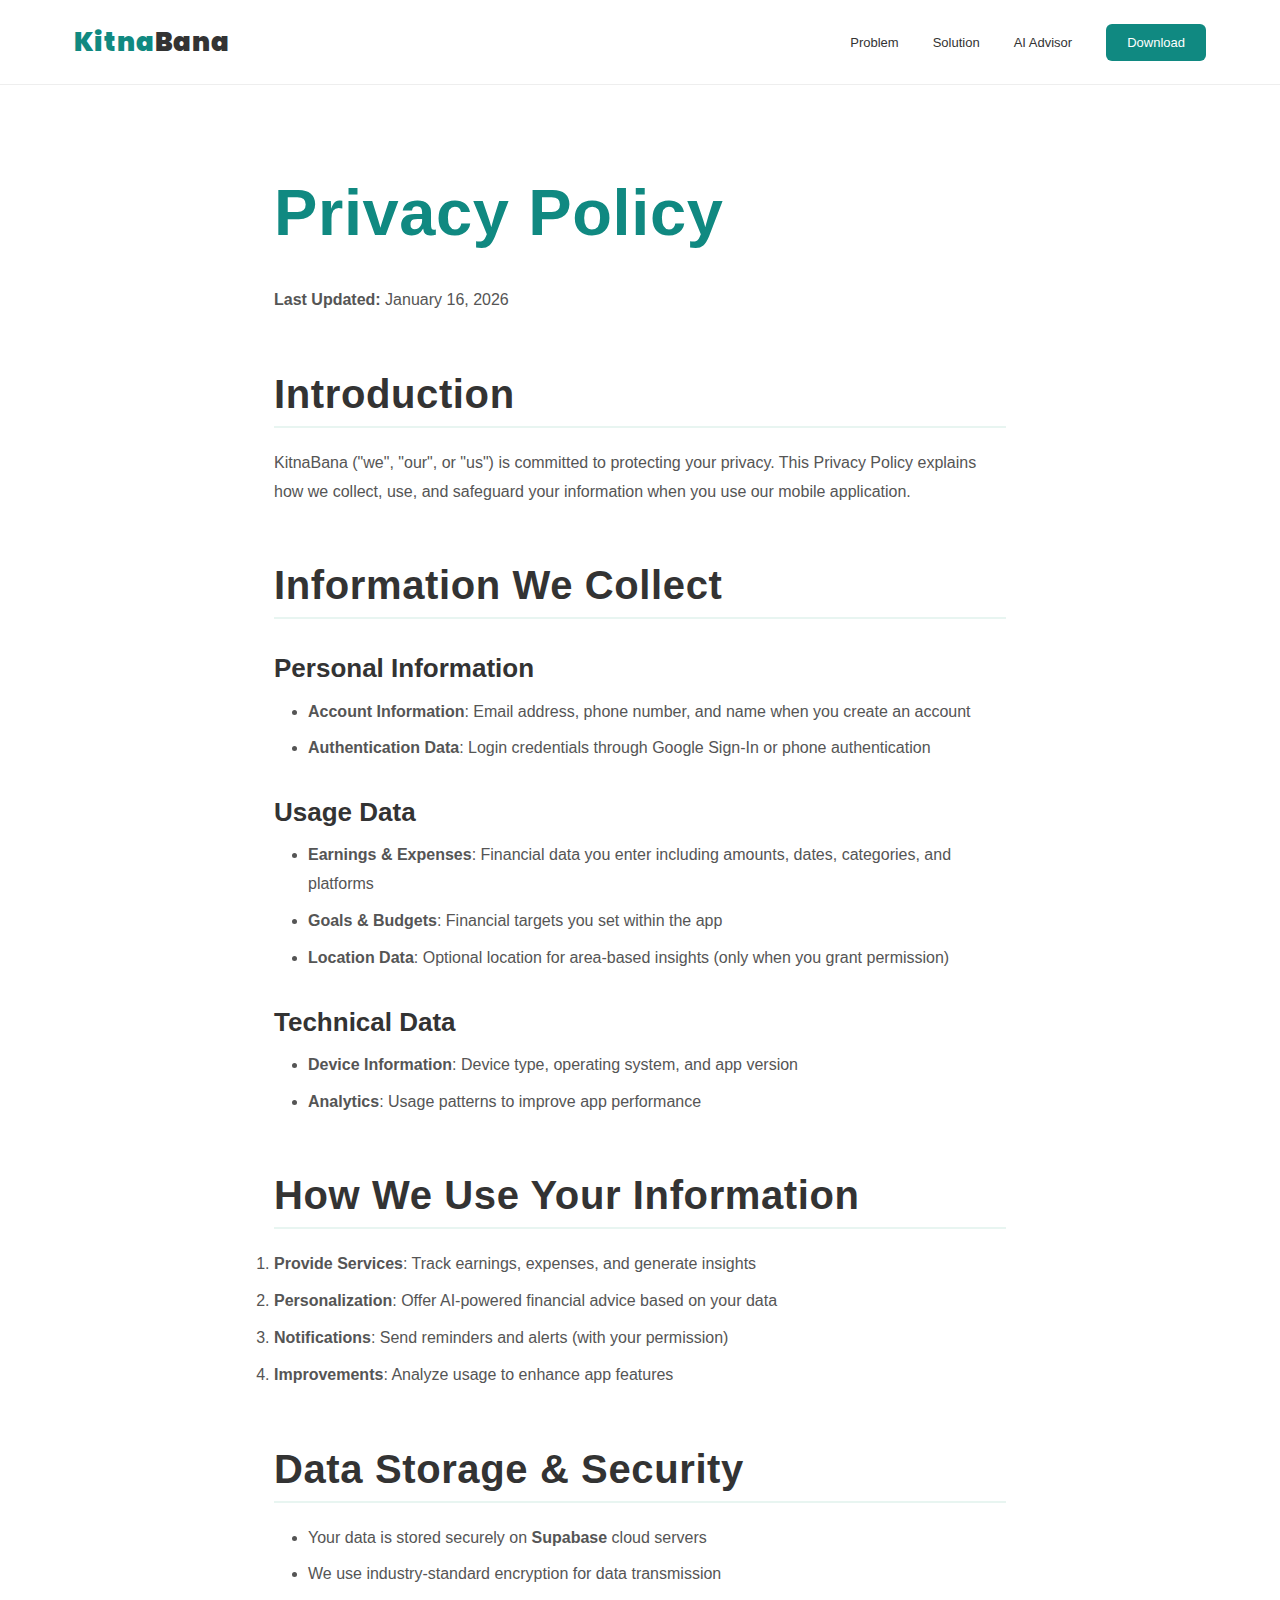
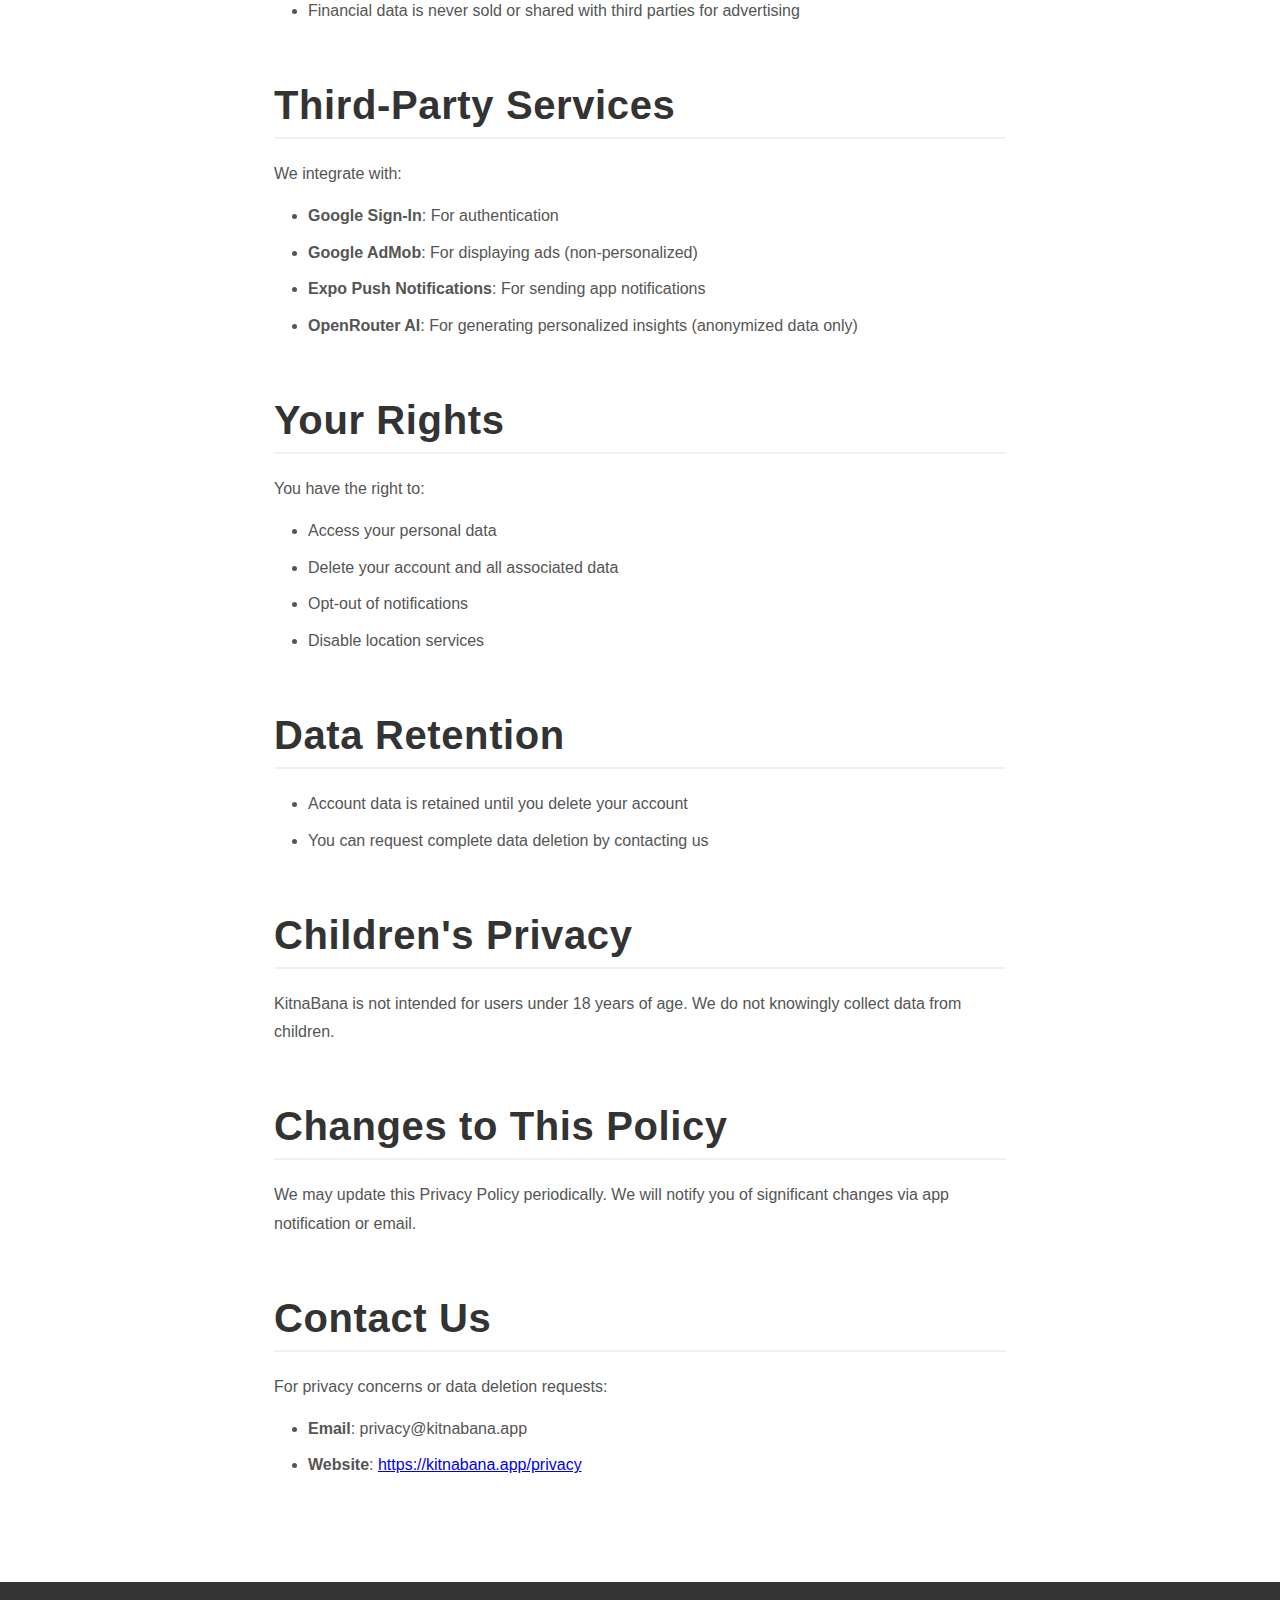
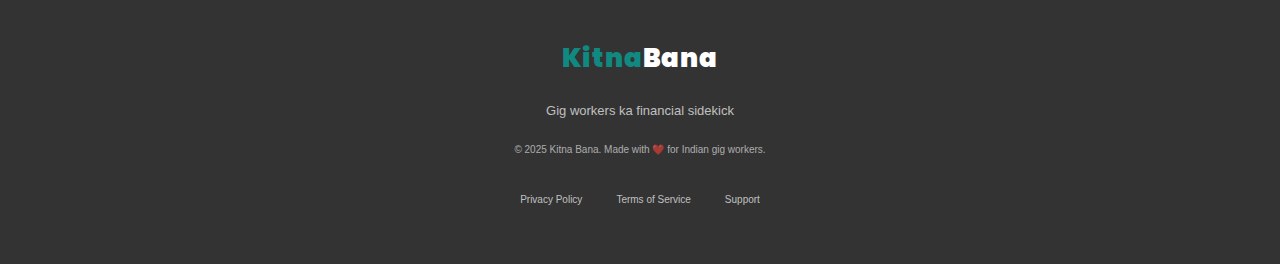
<file: privacy.html>
<!DOCTYPE html>
<html lang="en">
<head>
    <meta charset="UTF-8" />
    <meta name="viewport" content="width=device-width, initial-scale=1.0" />
    <title>Privacy Policy - Kitna Bana</title>

    <link rel="stylesheet" href="styles.css" />

    <!-- Google Fonts: Poppins -->
    <link rel="preconnect" href="https://fonts.googleapis.com" />
    <link rel="preconnect" href="https://fonts.gstatic.com" crossorigin />
    <link
        href="https://fonts.googleapis.com/css2?family=Poppins:wght@400;500;600;700;800;900&display=swap"
        rel="stylesheet"
    />
    
    <style>
        .privacy-content {
            max-width: 800px;
            margin: 0 auto;
            padding: var(--space-2xl) var(--space-lg);
        }
        .privacy-content h1 {
            color: var(--primary-green);
            margin-bottom: var(--space-lg);
        }
        .privacy-content h2 {
            margin-top: var(--space-xl);
            margin-bottom: var(--space-md);
            color: var(--dark-gray);
            border-bottom: 2px solid var(--light-mint);
            padding-bottom: var(--space-xs);
        }
        .privacy-content h3 {
            margin-top: var(--space-lg);
            margin-bottom: var(--space-sm);
            color: var(--dark-gray);
        }
        .privacy-content p, .privacy-content ul, .privacy-content li {
            color: #555;
            line-height: 1.8;
            margin-bottom: var(--space-sm);
        }
        .privacy-content ul {
            padding-left: var(--space-lg);
        }
        .privacy-content li {
            margin-bottom: var(--space-xs);
        }
    </style>
</head>
<body>
    <!-- Header -->
    <header class="header">
        <div class="header-container">
            <a href="index.html" class="logo">
                <div class="logo-text">
                    <span class="logo-kitna">Kitna</span><span class="logo-bana">Bana</span>
                </div>
            </a>
            <nav class="nav-links">
                <a href="index.html#problem" class="nav-link">Problem</a>
                <a href="index.html#solution" class="nav-link">Solution</a>
                <a href="index.html#ai-advisor" class="nav-link">AI Advisor</a>
                <a href="index.html#download" class="nav-link cta-link">Download</a>
            </nav>
        </div>
    </header>

    <!-- Main Content -->
    <main class="privacy-content">
        <h1>Privacy Policy</h1>
        <p><strong>Last Updated:</strong> January 16, 2026</p>

        <h2>Introduction</h2>
        <p>KitnaBana ("we", "our", or "us") is committed to protecting your privacy. This Privacy Policy explains how we collect, use, and safeguard your information when you use our mobile application.</p>

        <h2>Information We Collect</h2>

        <h3>Personal Information</h3>
        <ul>
            <li><strong>Account Information</strong>: Email address, phone number, and name when you create an account</li>
            <li><strong>Authentication Data</strong>: Login credentials through Google Sign-In or phone authentication</li>
        </ul>

        <h3>Usage Data</h3>
        <ul>
            <li><strong>Earnings & Expenses</strong>: Financial data you enter including amounts, dates, categories, and platforms</li>
            <li><strong>Goals & Budgets</strong>: Financial targets you set within the app</li>
            <li><strong>Location Data</strong>: Optional location for area-based insights (only when you grant permission)</li>
        </ul>

        <h3>Technical Data</h3>
        <ul>
            <li><strong>Device Information</strong>: Device type, operating system, and app version</li>
            <li><strong>Analytics</strong>: Usage patterns to improve app performance</li>
        </ul>

        <h2>How We Use Your Information</h2>
        <ol>
            <li><strong>Provide Services</strong>: Track earnings, expenses, and generate insights</li>
            <li><strong>Personalization</strong>: Offer AI-powered financial advice based on your data</li>
            <li><strong>Notifications</strong>: Send reminders and alerts (with your permission)</li>
            <li><strong>Improvements</strong>: Analyze usage to enhance app features</li>
        </ol>

        <h2>Data Storage & Security</h2>
        <ul>
            <li>Your data is stored securely on <strong>Supabase</strong> cloud servers</li>
            <li>We use industry-standard encryption for data transmission</li>
            <li>Financial data is never sold or shared with third parties for advertising</li>
        </ul>

        <h2>Third-Party Services</h2>
        <p>We integrate with:</p>
        <ul>
            <li><strong>Google Sign-In</strong>: For authentication</li>
            <li><strong>Google AdMob</strong>: For displaying ads (non-personalized)</li>
            <li><strong>Expo Push Notifications</strong>: For sending app notifications</li>
            <li><strong>OpenRouter AI</strong>: For generating personalized insights (anonymized data only)</li>
        </ul>

        <h2>Your Rights</h2>
        <p>You have the right to:</p>
        <ul>
            <li>Access your personal data</li>
            <li>Delete your account and all associated data</li>
            <li>Opt-out of notifications</li>
            <li>Disable location services</li>
        </ul>

        <h2>Data Retention</h2>
        <ul>
            <li>Account data is retained until you delete your account</li>
            <li>You can request complete data deletion by contacting us</li>
        </ul>

        <h2>Children's Privacy</h2>
        <p>KitnaBana is not intended for users under 18 years of age. We do not knowingly collect data from children.</p>

        <h2>Changes to This Policy</h2>
        <p>We may update this Privacy Policy periodically. We will notify you of significant changes via app notification or email.</p>

        <h2>Contact Us</h2>
        <p>For privacy concerns or data deletion requests:</p>
        <ul>
            <li><strong>Email</strong>: privacy@kitnabana.app</li>
            <li><strong>Website</strong>: <a href="https://kitnabana.app/privacy">https://kitnabana.app/privacy</a></li>
        </ul>
    </main>

    <!-- Footer -->
    <footer class="footer">
        <div class="footer-content">
            <div class="footer-logo">
                <div class="logo-text">
                    <span class="logo-kitna">Kitna</span><span class="logo-bana">Bana</span>
                </div>
            </div>
            <p class="footer-tagline">Gig workers ka financial sidekick</p>
            <p class="footer-copyright">© 2025 Kitna Bana. Made with ❤️ for Indian gig workers.</p>
            <div class="footer-links">
                <a href="privacy.html">Privacy Policy</a>
                <a href="#">Terms of Service</a>
                <a href="#">Support</a>
            </div>
        </div>
    </footer>
</body>
</html>
</file>
<file: styles.css>
/* ============================================
   KITNA BANA - GOLDEN RATIO DESIGN SYSTEM
   ============================================ */

/* Golden Ratio: 1.618 */
:root {
    /* Colors */
    --primary-green: #108981;
    --accent-red: #F44336;
    --light-mint: #E8F5F1;
    --white: #FFFFFF;
    --dark-gray: #333333;
    --light-gray: #F5F5F5;
    --border-gray: #EEEEEE;
    
    /* Typography Scale (Golden Ratio) */
    --text-xs: 10px;
    --text-sm: 13px;
    --text-base: 16px;
    --text-lg: 26px;
    --text-xl: 40px;
    --text-2xl: 65px;
    
    /* Spacing Scale (Golden Ratio) */
    --space-xs: 8px;
    --space-sm: 13px;
    --space-md: 21px;
    --space-lg: 34px;
    --space-xl: 55px;
    --space-2xl: 89px;
    
    /* Line Heights */
    --lh-tight: 1.2;
    --lh-normal: 1.618;
    --lh-relaxed: 1.8;
    
    /* Letter Spacing */
    --ls-normal: 0px;
    --ls-wide: 0.618px;
}

/* ============================================
   GLOBAL STYLES
   ============================================ */

* {
    margin: 0;
    padding: 0;
    box-sizing: border-box;
}

html {
    scroll-behavior: smooth;
}

body {
    font-family: -apple-system, BlinkMacSystemFont, 'Segoe UI', 'Roboto', 'Oxygen', 'Ubuntu', 'Cantarell', sans-serif;
    font-size: var(--text-base);
    line-height: var(--lh-normal);
    color: var(--dark-gray);
    background-color: var(--white);
    overflow-x: hidden;
}

/* ============================================
   TYPOGRAPHY
   ============================================ */

h1 {
    font-size: var(--text-2xl);
    line-height: var(--lh-tight);
    font-weight: 700;
    letter-spacing: var(--ls-wide);
    margin-bottom: var(--space-lg);
}

h2 {
    font-size: var(--text-xl);
    line-height: var(--lh-tight);
    font-weight: 700;
    letter-spacing: var(--ls-wide);
    margin-bottom: var(--space-md);
}

h3 {
    font-size: var(--text-lg);
    line-height: var(--lh-tight);
    font-weight: 600;
    margin-bottom: var(--space-sm);
}

h4 {
    font-size: var(--text-base);
    font-weight: 600;
    margin-bottom: var(--space-xs);
}

p {
    margin-bottom: var(--space-md);
    line-height: var(--lh-normal);
}

/* ============================================
   HEADER & NAVIGATION
   ============================================ */

.header {
    position: sticky;
    top: 0;
    z-index: 1000;
    background-color: var(--white);
    border-bottom: 1px solid var(--border-gray);
    padding: var(--space-md) 0;
    transition: box-shadow 0.3s ease;
}

.header-container {
    max-width: 1200px;
    margin: 0 auto;
    padding: 0 var(--space-lg);
    display: flex;
    justify-content: space-between;
    align-items: center;
}

.logo {
    display: flex;
    align-items: center;
    gap: var(--space-sm);
    text-decoration: none;
    font-size: var(--text-lg);
    font-weight: 700;
    color: var(--dark-gray);
}

.logo-icon {
    width: 120px;
    height: 40px;
    display: flex;
    align-items: center;
    justify-content: center;
}

.logo-text {
    font-family: 'Poppins', sans-serif;
    font-size: var(--text-lg);
    font-weight: 900;
    letter-spacing: 1px;
}

.logo-kitna {
    color: var(--primary-green);
}

.logo-bana {
    color: var(--dark-gray);
}

.nav-links {
    display: flex;
    gap: var(--space-lg);
    align-items: center;
}

.nav-link {
    text-decoration: none;
    color: var(--dark-gray);
    font-weight: 500;
    transition: color 0.3s ease;
    font-size: var(--text-sm);
}

.nav-link:hover {
    color: var(--primary-green);
}

.nav-link.cta-link {
    background-color: var(--primary-green);
    color: var(--white);
    padding: var(--space-xs) var(--space-md);
    border-radius: 6px;
    transition: background-color 0.3s ease, transform 0.2s ease;
}

.nav-link.cta-link:hover {
    background-color: #156B54;
    transform: translateY(-2px);
}

/* ============================================
   BUTTONS
   ============================================ */

.btn {
    padding: var(--space-sm) var(--space-lg);
    border: none;
    border-radius: 8px;
    font-size: var(--text-base);
    font-weight: 600;
    cursor: pointer;
    transition: all 0.3s ease;
    display: inline-flex;
    align-items: center;
    gap: var(--space-xs);
    min-height: 44px;
}

.btn-primary {
    background-color: var(--primary-green);
    color: var(--white);
}

.btn-primary:hover {
    background-color: #156B54;
    transform: translateY(-2px);
    box-shadow: 0 8px 16px rgba(27, 139, 111, 0.2);
    animation: shake 0.5s;
}

@keyframes shake {
    0% { transform: translate(1px, 1px) rotate(0deg); }
    10% { transform: translate(-1px, -2px) rotate(-1deg); }
    20% { transform: translate(-3px, 0px) rotate(1deg); }
    30% { transform: translate(3px, 2px) rotate(0deg); }
    40% { transform: translate(1px, -1px) rotate(1deg); }
    50% { transform: translate(-1px, 2px) rotate(-1deg); }
    60% { transform: translate(-3px, 1px) rotate(0deg); }
    70% { transform: translate(3px, 1px) rotate(-1deg); }
    80% { transform: translate(-1px, -1px) rotate(1deg); }
    90% { transform: translate(1px, 2px) rotate(0deg); }
    100% { transform: translate(1px, -2px) rotate(-1deg); }
}

.btn-primary:active {
    transform: translateY(0);
}

/* ============================================
   HERO SECTION
   ============================================ */

.hero {
    background: linear-gradient(135deg, var(--light-mint) 0%, #D4F1E8 100%);
    padding: var(--space-2xl) var(--space-lg);
    display: grid;
    grid-template-columns: 1fr 1fr;
    gap: var(--space-2xl);
    align-items: center;
    max-width: 1200px;
    margin: 0 auto;
}

.hero-content {
    display: flex;
    flex-direction: column;
    gap: var(--space-lg);
}

.stats-badge {
    display: inline-flex;
    align-items: center;
    gap: var(--space-sm);
    background-color: var(--white);
    padding: var(--space-sm) var(--space-md);
    border-radius: 24px;
    width: fit-content;
    box-shadow: 0 2px 8px rgba(0, 0, 0, 0.08);
}

.badge-icon {
    font-size: var(--text-lg);
}

.badge-text {
    font-size: var(--text-sm);
    font-weight: 600;
    color: var(--primary-green);
}

.hero-title {
    font-size: var(--text-2xl);
    line-height: var(--lh-tight);
    color: var(--dark-gray);
}

.highlight-red {
    color: var(--accent-red);
}

.highlight-green {
    color: var(--primary-green);
}

.hero-subtitle {
    font-size: var(--text-base);
    line-height: var(--lh-normal);
    color: #666;
}

.hero-cta {
    display: flex;
    gap: var(--space-md);
    margin-top: var(--space-md);
}

.hero-visual {
    display: flex;
    justify-content: center;
    align-items: center;
}

/* ============================================
   PHONE MOCKUP
   ============================================ */

.phone-mockup {
    width: 280px;
    height: 560px;
    background: linear-gradient(135deg, #1B8B6F 0%, #156B54 100%);
    border-radius: 40px;
    padding: 12px;
    box-shadow: 0 20px 60px rgba(0, 0, 0, 0.15);
    position: relative;
    overflow: hidden;
    animation: breathe 5s ease-in-out infinite;
}

@keyframes breathe {
    0% { transform: scale(1); }
    50% { transform: scale(1.02); }
    100% { transform: scale(1); }
}

.hero-visual {
    display: flex;
    justify-content: center;
    align-items: center;
    perspective: 1000px;
}

.phone-mockup::before {
    content: '';
    position: absolute;
    top: 0;
    left: 50%;
    transform: translateX(-50%);
    width: 150px;
    height: 25px;
    background-color: #000;
    border-radius: 0 0 20px 20px;
    z-index: 10;
}

.phone-screen {
    width: 100%;
    height: 100%;
    background-color: #1A1A1A;
    border-radius: 35px;
    overflow: hidden;
    display: flex;
    flex-direction: column;
    position: relative;
}

.hero-animation-screen {
    width: 100%;
    height: 100%;
    display: flex;
    flex-direction: column;
    align-items: center;
    justify-content: center;
    text-align: center;
    color: var(--white);
    position: absolute;
    top: 0;
    left: 0;
    opacity: 0;
    z-index: 1;
}

#dashboard-screen {
    z-index: 2;
    opacity: 1;
}

.phone-header {
    height: 30px;
    background: linear-gradient(135deg, #1B8B6F 0%, #156B54 100%);
}

.phone-content {
    flex: 1;
    padding: var(--space-lg);
    overflow-y: auto;
    display: flex;
    flex-direction: column;
    justify-content: center;
    align-items: center;
}

.content-line {
    height: 8px;
    background-color: #E0E0E0;
    border-radius: 4px;
    margin-bottom: var(--space-sm);
}

.hero-animation-screen {
    width: 100%;
    height: 100%;
    display: flex;
    flex-direction: column;
    align-items: center;
    justify-content: center;
    text-align: center;
    color: var(--white);
    position: absolute;
}

.dashboard-header {
    font-size: var(--text-sm);
    color: rgba(255, 255, 255, 0.8);
    margin-bottom: var(--space-sm);
}

.dashboard-amount {
    font-size: var(--text-xl);
    font-weight: 700;
}

.voice-entry-text {
    font-size: var(--text-lg);
    font-style: italic;
    margin-bottom: var(--space-md);
}

.voice-entry-icon {
    font-size: var(--text-2xl);
}

.content-line.short {
    width: 70%;
}

/* ============================================
   SECTION HEADER
   ============================================ */

.section-header {
    text-align: center;
    margin-bottom: var(--space-2xl);
    max-width: 800px;
    margin-left: auto;
    margin-right: auto;
}

.section-header h2 {
    font-size: var(--text-xl);
    margin-bottom: var(--space-md);
}

.section-subtitle {
    font-size: var(--text-base);
    color: #666;
    line-height: var(--lh-normal);
}

.solution-badge,
.ai-badge {
    display: inline-block;
    background-color: #E8F5F1;
    color: var(--primary-green);
    padding: var(--space-xs) var(--space-md);
    border-radius: 24px;
    font-size: var(--text-sm);
    font-weight: 600;
    margin-bottom: var(--space-md);
}

/* ============================================
   PROBLEMS SECTION
   ============================================ */

.problems-container {
    margin-top: -10px;
    position: relative;
    z-index: 2;
}

.problems {
    max-width: 1200px;
    margin: 0 auto;
    padding: var(--space-2xl) var(--space-lg);
    background-color: var(--white);
    border-radius: 20px;
}

.problems-grid {
    display: grid;
    grid-template-columns: repeat(auto-fit, minmax(300px, 1fr));
    gap: var(--space-xl);
    margin-top: var(--space-xl);
}

.problem-card {
    background-color: var(--light-gray);
    padding: var(--space-lg);
    border-radius: 12px;
    border-left: 4px solid var(--accent-red);
    transition: transform 0.3s ease, box-shadow 0.3s ease;
}

.problem-card:hover {
    transform: translateY(-4px);
    box-shadow: 0 8px 24px rgba(0, 0, 0, 0.1);
}

.problem-icon {
    font-size: var(--text-xl);
    margin-bottom: var(--space-md);
}

.problem-card h3 {
    color: var(--dark-gray);
    margin-bottom: var(--space-sm);
}

.problem-card p {
    font-size: var(--text-sm);
    color: #666;
    line-height: var(--lh-normal);
}

.problem-stat {
    margin-top: var(--space-md);
    padding-top: var(--space-md);
    border-top: 1px solid #DDD;
    font-weight: 600;
    color: var(--accent-red);
    font-size: var(--text-sm);
}

/* ============================================
   SOLUTION SECTION
   ============================================ */

.solution {
    max-width: 1200px;
    margin: 0 auto;
    padding: var(--space-2xl) var(--space-lg);
}

.feature-showcase {
    display: grid;
    grid-template-columns: 1fr 1.618fr;
    gap: var(--space-2xl);
    margin-top: var(--space-xl);
    align-items: flex-start;
}

.phone-container {
    position: sticky;
    top: 150px;
    display: flex;
    justify-content: center;
}

.showcase-phone {
    width: 280px;
    height: 560px;
}

.features-content {
    display: flex;
    flex-direction: column;
    gap: var(--space-2xl);
}

.feature-panel {
    padding: var(--space-lg);
    border-left: 3px solid var(--primary-green);
    background-color: var(--light-gray);
    border-radius: 8px;
    transition: all 0.3s ease;
}

.feature-panel:hover {
    background-color: #F0F0F0;
    padding-left: var(--space-xl);
}

.feature-number {
    font-size: var(--text-lg);
    font-weight: 700;
    color: var(--primary-green);
    opacity: 0.3;
    margin-bottom: var(--space-sm);
}

.feature-panel h3 {
    color: var(--dark-gray);
    margin-bottom: var(--space-md);
}

.feature-panel p {
    font-size: var(--text-sm);
    color: #666;
    line-height: var(--lh-normal);
    margin-bottom: var(--space-md);
}

.feature-benefits {
    list-style: none;
    display: flex;
    flex-direction: column;
    gap: var(--space-sm);
}

.feature-benefits li {
    font-size: var(--text-sm);
    color: var(--primary-green);
    font-weight: 600;
}

/* ============================================
   VOICE ANIMATION
   ============================================ */

.phone-content-display {
    display: flex;
    flex-direction: column;
    align-items: center;
    justify-content: center;
    height: 100%;
    gap: var(--space-lg);
    padding: var(--space-lg) var(--space-sm);
    text-align: center;
}

/* Hero Animation */
.hero-animation {
    width: 100%;
    height: 100%;
    display: flex;
    align-items: center;
    justify-content: center;
    padding: var(--space-lg);
}

.app-showcase {
    display: flex;
    flex-direction: column;
    gap: var(--space-lg);
    width: 100%;
}

.showcase-item {
    display: flex;
    flex-direction: column;
    align-items: center;
    gap: var(--space-sm);
    padding: var(--space-md);
    background: rgba(255, 255, 255, 0.1);
    border-radius: 12px;
    animation: slideInUp 0.6s ease-out forwards;
}

.showcase-item:nth-child(1) { animation-delay: 0s; }
.showcase-item:nth-child(2) { animation-delay: 0.2s; }
.showcase-item:nth-child(3) { animation-delay: 0.4s; }

.showcase-item .icon-voice,
.showcase-item .icon-chart,
.showcase-item .icon-money {
    font-size: 2rem;
    animation: pulse 2s ease-in-out infinite;
}

.showcase-item p {
    font-size: var(--text-sm);
    color: rgba(255, 255, 255, 0.9);
    margin: 0;
}

/* Feature Animation */
.feature-animation {
    width: 100%;
    height: 100%;
    display: flex;
    flex-direction: column;
    align-items: center;
    justify-content: center;
    gap: var(--space-md);
    padding: var(--space-lg);
}

.voice-animation .microphone-icon {
    font-size: 3rem;
    animation: bounce 1s ease-in-out infinite;
}

.voice-wave-animation {
    display: flex;
    align-items: flex-end;
    justify-content: center;
    gap: 4px;
    height: 50px;
}

.wave-bar {
    width: 6px;
    background: rgba(255, 255, 255, 0.9);
    border-radius: 3px;
    animation: waveAnimation 0.8s ease-in-out infinite;
}

.wave-bar:nth-child(1) { animation-delay: 0s; height: 15px; }
.wave-bar:nth-child(2) { animation-delay: 0.1s; height: 25px; }
.wave-bar:nth-child(3) { animation-delay: 0.2s; height: 35px; }
.wave-bar:nth-child(4) { animation-delay: 0.1s; height: 25px; }
.wave-bar:nth-child(5) { animation-delay: 0s; height: 15px; }

@keyframes waveAnimation {
    0%, 100% { height: 15px; }
    50% { height: 40px; }
}

.feature-label {
    font-size: var(--text-sm);
    color: rgba(255, 255, 255, 0.95);
    margin: 0;
    font-weight: 600;
}

.feature-example {
    font-size: var(--text-xs);
    color: rgba(255, 255, 255, 0.7);
    margin: 0;
    text-align: center;
    line-height: var(--lh-tight);
}

@keyframes slideInUp {
    from {
        opacity: 0;
        transform: translateY(20px);
    }
    to {
        opacity: 1;
        transform: translateY(0);
    }
}

@keyframes bounce {
    0%, 100% { transform: translateY(0); }
    50% { transform: translateY(-10px); }
}

@keyframes pulse {
    0%, 100% { opacity: 1; }
    50% { opacity: 0.7; }
}

.voice-input-display {
    width: 100%;
    display: flex;
    flex-direction: column;
    gap: var(--space-md);
}

.voice-wave {
    display: flex;
    align-items: flex-end;
    justify-content: center;
    gap: var(--space-xs);
    height: 40px;
}

.voice-bar {
    width: 4px;
    background: rgba(255, 255, 255, 0.8);
    border-radius: 2px;
    animation: wave 0.6s ease-in-out infinite;
}

.voice-bar:nth-child(1) { animation-delay: 0s; height: 20%; }
.voice-bar:nth-child(2) { animation-delay: 0.1s; height: 40%; }
.voice-bar:nth-child(3) { animation-delay: 0.2s; height: 60%; }
.voice-bar:nth-child(4) { animation-delay: 0.3s; height: 80%; }
.voice-bar:nth-child(5) { animation-delay: 0.4s; height: 100%; }
.voice-bar:nth-child(6) { animation-delay: 0.3s; height: 80%; }
.voice-bar:nth-child(7) { animation-delay: 0.2s; height: 60%; }
.voice-bar:nth-child(8) { animation-delay: 0.1s; height: 40%; }

@keyframes wave {
    0%, 100% { height: 20%; }
    50% { height: 100%; }
}

.voice-text {
    font-size: var(--text-sm);
    color: rgba(255, 255, 255, 0.9);
    line-height: var(--lh-normal);
    font-weight: 500;
}

/* ============================================
   AI ADVISOR SECTION
   ============================================ */

.ai-advisor {
    background: linear-gradient(135deg, var(--light-mint) 0%, #D4F1E8 100%);
    padding: var(--space-2xl) var(--space-lg);
    max-width: 1200px;
    margin: 0 auto;
}

.ai-advisor-content {
    display: grid;
    grid-template-columns: 1fr 1.618fr;
    gap: var(--space-2xl);
    align-items: center;
    margin-top: var(--space-xl);
}

.ai-mockup-container {
    display: flex;
    justify-content: center;
}

.ai-phone {
    width: 280px;
    height: 560px;
    box-shadow: 0 0 40px rgba(27, 139, 111, 0.5);
    animation: ai-glow 3s ease-in-out infinite;
}

@keyframes ai-glow {
    0% { box-shadow: 0 0 40px rgba(27, 139, 111, 0.5); }
    50% { box-shadow: 0 0 60px rgba(27, 139, 111, 0.8); }
    100% { box-shadow: 0 0 40px rgba(27, 139, 111, 0.5); }
}

.ai-screen {
    background: linear-gradient(135deg, #1B8B6F 0%, #156B54 100%);
}

.ai-content {
    padding: var(--space-lg);
    display: flex;
    flex-direction: column;
    gap: var(--space-lg);
    height: 100%;
    justify-content: center;
    align-items: center;
}

.ai-metric {
    background: rgba(255, 255, 255, 0.1);
    padding: var(--space-md);
    border-radius: 12px;
    text-align: center;
    backdrop-filter: blur(10px);
}

.ai-label {
    font-size: var(--text-xs);
    color: rgba(255, 255, 255, 0.7);
    text-transform: uppercase;
    letter-spacing: var(--ls-wide);
    margin-bottom: var(--space-xs);
}

.ai-value {
    font-size: var(--text-xl);
    color: var(--white);
    font-weight: 700;
    margin-bottom: var(--space-xs);
}

.ai-subtext {
    font-size: var(--text-xs);
    color: rgba(255, 255, 255, 0.8);
}

.ai-benefits {
    display: flex;
    flex-direction: column;
    gap: var(--space-lg);
}

.ai-benefits h3 {
    font-size: var(--text-lg);
    margin-bottom: var(--space-md);
}

.benefit-item {
    display: flex;
    gap: var(--space-lg);
    padding: var(--space-md);
    background-color: var(--white);
    border-radius: 12px;
    transition: transform 0.3s ease, box-shadow 0.3s ease;
}

.benefit-item:hover {
    transform: translateY(-4px);
    box-shadow: 0 8px 24px rgba(0, 0, 0, 0.1);
}

.benefit-icon {
    font-size: var(--text-xl);
    flex-shrink: 0;
}

.benefit-text h4 {
    color: var(--dark-gray);
    margin-bottom: var(--space-xs);
}

.benefit-text p {
    font-size: var(--text-sm);
    color: #666;
    margin: 0;
    line-height: var(--lh-normal);
}

/* ============================================
   TRUST SECTION
   ============================================ */

.trust {
    max-width: 1200px;
    margin: 0 auto;
    padding: var(--space-2xl) var(--space-lg);
}

.trust-grid {
    display: grid;
    grid-template-columns: repeat(auto-fit, minmax(300px, 1fr));
    gap: var(--space-xl);
    margin-top: var(--space-xl);
}

.trust-card {
    background-color: var(--light-gray);
    padding: var(--space-lg);
    border-radius: 12px;
    text-align: center;
    transition: transform 0.3s ease, box-shadow 0.3s ease;
}

.trust-card:hover {
    transform: translateY(-4px);
    box-shadow: 0 8px 24px rgba(0, 0, 0, 0.1);
}

.trust-icon {
    font-size: var(--text-xl);
    margin-bottom: var(--space-md);
    display: block;
}

.trust-card h3 {
    color: var(--dark-gray);
    margin-bottom: var(--space-sm);
}

.trust-card p {
    font-size: var(--text-sm);
    color: #666;
    margin: 0;
    line-height: var(--lh-normal);
}

/* ============================================
   TESTIMONIALS SECTION
   ============================================ */

.testimonials {
    max-width: 1200px;
    margin: 0 auto;
    padding: var(--space-2xl) var(--space-lg);
}

.testimonials-container {
    overflow-x: scroll;
    -webkit-overflow-scrolling: touch;
    scrollbar-width: none; /* Firefox */
}

.testimonials-container::-webkit-scrollbar { 
    display: none;  /* Safari and Chrome */
}

.testimonials-grid {
    display: flex;
    width: max-content;
    gap: var(--space-lg);
    margin-top: var(--space-xl);
    padding-bottom: var(--space-lg);
}

.testimonial-card {
    background-color: var(--light-gray);
    padding: var(--space-lg);
    border-radius: 12px;
    border-top: 3px solid var(--primary-green);
    transition: transform 0.3s ease, box-shadow 0.3s ease;
}

.testimonial-card:hover {
    transform: translateY(-4px);
    box-shadow: 0 8px 24px rgba(0, 0, 0, 0.1);
}

.testimonial-rating {
    font-size: var(--text-sm);
    margin-bottom: var(--space-md);
    letter-spacing: 2px;
}

.testimonial-text {
    font-size: var(--text-sm);
    color: #666;
    line-height: var(--lh-normal);
    margin-bottom: var(--space-lg);
    font-style: italic;
    white-space: normal;
}

.testimonial-author {
    display: flex;
    align-items: center;
    gap: var(--space-md);
}

.author-avatar {
    width: 44px;
    height: 44px;
    background-color: var(--primary-green);
    color: var(--white);
    border-radius: 50%;
    display: flex;
    align-items: center;
    justify-content: center;
    font-weight: 700;
    font-size: var(--text-sm);
}

.author-info {
    flex: 1;
}

.author-name {
    font-weight: 600;
    color: var(--dark-gray);
    font-size: var(--text-sm);
}

.author-role {
    font-size: var(--text-xs);
    color: #999;
}

/* ============================================
   FINAL CTA SECTION
   ============================================ */

.final-cta {
    background: linear-gradient(135deg, var(--primary-green) 0%, #156B54 100%);
    color: var(--white);
    padding: var(--space-2xl) var(--space-lg);
    text-align: center;
}

.cta-content {
    max-width: 800px;
    margin: 0 auto;
}

.cta-badge {
    display: inline-block;
    background-color: rgba(255, 255, 255, 0.2);
    color: var(--white);
    padding: var(--space-xs) var(--space-md);
    border-radius: 24px;
    font-size: var(--text-sm);
    font-weight: 600;
    margin-bottom: var(--space-lg);
    backdrop-filter: blur(10px);
}

.final-cta h2 {
    color: var(--white);
    margin-bottom: var(--space-lg);
}

.final-cta p {
    color: rgba(255, 255, 255, 0.9);
    margin-bottom: var(--space-2xl);
    font-size: var(--text-base);
}

.download-section {
    display: flex;
    justify-content: center;
    align-items: center;
    gap: var(--space-2xl);
    margin-top: var(--space-2xl);
}

.qr-container {
    display: flex;
    flex-direction: column;
    align-items: center;
    gap: var(--space-md);
}

.qr-code {
    width: 180px;
    height: 180px;
    background-color: var(--white);
    padding: var(--space-md);
    border-radius: 12px;
    cursor: pointer;
    transition: transform 0.3s ease, box-shadow 0.3s ease;
}

.qr-code:hover {
    transform: scale(1.05);
    box-shadow: 0 8px 24px rgba(0, 0, 0, 0.2);
}

@keyframes pulse {
    0% {
        transform: scale(0.95);
        box-shadow: 0 0 0 0 rgba(255, 255, 255, 0.7);
    }

    70% {
        transform: scale(1);
        box-shadow: 0 0 0 10px rgba(255, 255, 255, 0);
    }

    100% {
        transform: scale(0.95);
        box-shadow: 0 0 0 0 rgba(255, 255, 255, 0);
    }
}

.qr-code {
    animation: pulse 2s infinite;
}

.qr-label {
    color: var(--white);
    font-weight: 600;
    font-size: var(--text-sm);
}

.download-text {
    text-align: left;
}

.download-heading {
    font-size: var(--text-lg);
    font-weight: 700;
    color: var(--white);
    margin-bottom: var(--space-sm);
}

.download-info {
    font-size: var(--text-sm);
    color: rgba(255, 255, 255, 0.8);
    margin-bottom: var(--space-md);
}

.play-store-badge {
    display: flex;
    align-items: center;
    gap: var(--space-sm);
    margin-bottom: var(--space-md);
}

.play-store-badge svg {
    width: 28px;
    height: 28px;
    flex-shrink: 0;
}

.play-store-badge p {
    margin: 0;
    font-size: var(--text-sm);
    color: rgba(255, 255, 255, 0.9);
}

.download-benefits {
    display: flex;
    flex-direction: column;
    gap: var(--space-xs);
    font-size: var(--text-sm);
    color: rgba(255, 255, 255, 0.9);
}

/* ============================================
   FOOTER
   ============================================ */

.footer {
    background-color: var(--dark-gray);
    color: var(--white);
    padding: var(--space-xl) var(--space-lg);
    text-align: center;
}

.footer-content {
    max-width: 1200px;
    margin: 0 auto;
}

.footer-logo {
    display: flex;
    align-items: center;
    justify-content: center;
    gap: var(--space-sm);
    margin-bottom: var(--space-md);
    font-weight: 700;
}

.footer .logo-bana {
    color: var(--white);
}

.footer-tagline {
    font-size: var(--text-sm);
    color: rgba(255, 255, 255, 0.7);
    margin-bottom: var(--space-md);
}

.footer-copyright {
    font-size: var(--text-xs);
    color: rgba(255, 255, 255, 0.6);
    margin-bottom: var(--space-lg);
}

.footer-links {
    display: flex;
    justify-content: center;
    gap: var(--space-lg);
    flex-wrap: wrap;
}

.footer-links a {
    color: rgba(255, 255, 255, 0.7);
    text-decoration: none;
    font-size: var(--text-xs);
    transition: color 0.3s ease;
}

.footer-links a:hover {
    color: var(--white);
}

/* ============================================
   RESPONSIVE DESIGN
   ============================================ */

@media (max-width: 768px) {
    .hero-visual {
        transform: none !important;
    }

    :root {
        --text-2xl: 40px;
        --text-xl: 26px;
        --text-lg: 20px;
        --space-2xl: 55px;
        --space-xl: 34px;
    }

    .header-container {
        flex-direction: column;
        gap: var(--space-md);
    }

    .nav-links {
        flex-wrap: wrap;
        justify-content: center;
        gap: var(--space-md);
    }

    .hero {
        grid-template-columns: 1fr;
        gap: var(--space-xl);
    }

    .hero-visual {
        order: -1;
    }

    .feature-showcase {
        grid-template-columns: 1fr;
    }

    .phone-container {
        position: static;
        margin-bottom: var(--space-xl);
    }

    .ai-advisor-content {
        grid-template-columns: 1fr;
    }

    .ai-mockup-container {
        order: -1;
    }

    .download-section {
        flex-direction: column;
        gap: var(--space-lg);
    }

    .problems-grid,
    .trust-grid,
    .testimonials-grid {
        grid-template-columns: 1fr;
    }
}

@media (max-width: 480px) {
    :root {
        --text-2xl: 32px;
        --text-xl: 20px;
        --text-lg: 16px;
        --space-2xl: 34px;
        --space-xl: 21px;
    }

    .header-container {
        padding: 0 var(--space-md);
    }

    .nav-links {
        gap: var(--space-sm);
    }

    .nav-link {
        font-size: var(--text-xs);
    }

    .hero {
        padding: var(--space-xl) var(--space-md);
    }

    .phone-mockup {
        width: 240px;
        height: 480px;
    }

    .section-header {
        padding: 0 var(--space-md);
    }

    .qr-code {
        width: 150px;
        height: 150px;
    }

    .download-section {
        padding: 0 var(--space-md);
    }
}

.testimonials-slider .swiper-slide {
    width: 80%;
}

.testimonials-slider .swiper-pagination {
    position: static;
    margin-top: var(--space-lg);
}

.testimonials-slider .swiper-pagination-bullet {
    background-color: var(--primary-green);
}

.testimonials-slider .swiper-pagination-bullet-active {
    background-color: var(--accent-red);
}

.dashboard-chart {
    width: 80%;
    margin-bottom: var(--space-md);
}

.dashboard-metrics {
    display: flex;
    justify-content: space-around;
    width: 100%;
}

.metric {
    text-align: center;
}

.metric-label {
    font-size: var(--text-xs);
    color: rgba(255, 255, 255, 0.8);
}

.metric-value {
    font-size: var(--text-lg);
    font-weight: 700;
}

.expense-header, .goal-header, .insight-header {
    font-size: var(--text-lg);
    font-weight: 700;
    margin-bottom: var(--space-md);
}

.expense-list, .goal-item, .insight-card {
    width: 90%;
}

.expense-item, .goal-item {
    display: flex;
    align-items: center;
    margin-bottom: var(--space-sm);
}

.expense-icon, .goal-icon, .insight-icon {
    font-size: var(--text-lg);
    margin-right: var(--space-sm);
}

.expense-details, .goal-details {
    flex-grow: 1;
}

.expense-category, .goal-name {
    font-weight: 600;
}

.expense-description {
    font-size: var(--text-xs);
    color: rgba(255, 255, 255, 0.8);
}

.expense-amount, .goal-amount {
    font-weight: 600;
}

.goal-progress-bar {
    width: 100%;
    height: 10px;
    background-color: rgba(255, 255, 255, 0.3);
    border-radius: 5px;
    margin-top: var(--space-xs);
}

.goal-progress {
    height: 100%;
    background-color: var(--primary-green);
    border-radius: 5px;
}

.insight-card {
    background-color: rgba(255, 255, 255, 0.1);
    padding: var(--space-md);
    border-radius: 10px;
    display: flex;
    align-items: center;
}

.insight-text {
    font-size: var(--text-sm);
    text-align: center;
}

/* ============================================
   KITNA BANA - GOLDEN RATIO DESIGN SYSTEM
   ============================================ */

/* Golden Ratio: 1.618 */
:root {
    /* Colors */
    --primary-green: #108981;
    --accent-red: #F44336;
    --light-mint: #E8F5F1;
    --white: #FFFFFF;
    --dark-gray: #333333;
    --light-gray: #F5F5F5;
    --border-gray: #EEEEEE;

    /* Typography Scale (Golden Ratio) */
    --text-xs: 10px;
    --text-sm: 13px;
    --text-base: 16px;
    --text-lg: 26px;
    --text-xl: 40px;
    --text-2xl: 65px;

    /* Spacing Scale (Golden Ratio) */
    --space-xs: 8px;
    --space-sm: 13px;
    --space-md: 21px;
    --space-lg: 34px;
    --space-xl: 55px;
    --space-2xl: 89px;

    /* Line Heights */
    --lh-tight: 1.2;
    --lh-normal: 1.618;
    --lh-relaxed: 1.8;

    /* Letter Spacing */
    --ls-normal: 0px;
    --ls-wide: 0.618px;
}

/* ============================================
   GLOBAL
   ============================================ */

* { margin: 0; padding: 0; box-sizing: border-box; }

html { scroll-behavior: smooth; }

body {
    font-family: -apple-system, BlinkMacSystemFont, 'Segoe UI', 'Roboto', 'Oxygen', 'Ubuntu', 'Cantarell', sans-serif;
    font-size: var(--text-base);
    line-height: var(--lh-normal);
    color: var(--dark-gray);
    background-color: var(--white);
    overflow-x: hidden;
}

/* ============================================
   TYPOGRAPHY
   ============================================ */

h1 {
    font-size: var(--text-2xl);
    line-height: var(--lh-tight);
    font-weight: 700;
    letter-spacing: var(--ls-wide);
    margin-bottom: var(--space-lg);
}

h2 {
    font-size: var(--text-xl);
    line-height: var(--lh-tight);
    font-weight: 700;
    letter-spacing: var(--ls-wide);
    margin-bottom: var(--space-md);
}

h3 {
    font-size: var(--text-lg);
    line-height: var(--lh-tight);
    font-weight: 600;
    margin-bottom: var(--space-sm);
}

h4 {
    font-size: var(--text-base);
    font-weight: 600;
    margin-bottom: var(--space-xs);
}

p { margin-bottom: var(--space-md); line-height: var(--lh-normal); }

/* ============================================
   HEADER
   ============================================ */

.header {
    position: sticky; top: 0; z-index: 1000;
    background-color: var(--white);
    border-bottom: 1px solid var(--border-gray);
    padding: var(--space-md) 0;
    transition: box-shadow 0.3s ease;
}

.header-container {
    max-width: 1200px; margin: 0 auto;
    padding: 0 var(--space-lg);
    display: flex; justify-content: space-between; align-items: center;
}

.logo { display: flex; align-items: center; gap: var(--space-sm); text-decoration: none; font-size: var(--text-lg); font-weight: 700; color: var(--dark-gray); }
.logo-text { font-family: 'Poppins', sans-serif; font-size: var(--text-lg); font-weight: 900; letter-spacing: 1px; }
.logo-kitna { color: var(--primary-green); }
.logo-bana { color: var(--dark-gray); }

.nav-links { display: flex; gap: var(--space-lg); align-items: center; }
.nav-link { text-decoration: none; color: var(--dark-gray); font-weight: 500; transition: color 0.3s ease; font-size: var(--text-sm); }
.nav-link:hover { color: var(--primary-green); }

.nav-link.cta-link {
    background-color: var(--primary-green); color: var(--white);
    padding: var(--space-xs) var(--space-md); border-radius: 6px;
    transition: background-color 0.3s ease, transform 0.2s ease;
}
.nav-link.cta-link:hover { background-color: #156B54; transform: translateY(-2px); }

/* ============================================
   BUTTONS
   ============================================ */

.btn {
    padding: var(--space-sm) var(--space-lg);
    border: none; border-radius: 8px;
    font-size: var(--text-base); font-weight: 600; cursor: pointer;
    transition: all 0.3s ease;
    display: inline-flex; align-items: center; gap: var(--space-xs);
    min-height: 44px;
}
.btn-primary { background-color: var(--primary-green); color: var(--white); }
.btn-primary:hover {
    background-color: #156B54;
    transform: translateY(-2px);
    box-shadow: 0 8px 16px rgba(27, 139, 111, 0.2);
    animation: shake 0.5s;
}
@keyframes shake {
    0% { transform: translate(1px, 1px) rotate(0deg); }
    10% { transform: translate(-1px, -2px) rotate(-1deg); }
    20% { transform: translate(-3px, 0px) rotate(1deg); }
    30% { transform: translate(3px, 2px) rotate(0deg); }
    40% { transform: translate(1px, -1px) rotate(1deg); }
    50% { transform: translate(-1px, 2px) rotate(-1deg); }
    60% { transform: translate(-3px, 1px) rotate(0deg); }
    70% { transform: translate(3px, 1px) rotate(-1deg); }
    80% { transform: translate(-1px, -1px) rotate(1deg); }
    90% { transform: translate(1px, 2px) rotate(0deg); }
    100% { transform: translate(1px, -2px) rotate(-1deg); }
}
.btn-primary:active { transform: translateY(0); }

/* ============================================
   HERO
   ============================================ */

.hero {
    background: linear-gradient(135deg, var(--light-mint) 0%, #D4F1E8 100%);
    padding: var(--space-2xl) var(--space-lg);
    display: grid; grid-template-columns: 1fr 1fr; gap: var(--space-2xl); align-items: center;
    max-width: 1200px; margin: 0 auto;
}

.hero-content { display: flex; flex-direction: column; gap: var(--space-lg); }

.stats-badge {
    display: inline-flex; align-items: center; gap: var(--space-sm);
    background-color: var(--white);
    padding: var(--space-sm) var(--space-md); border-radius: 24px; width: fit-content;
    box-shadow: 0 2px 8px rgba(0, 0, 0, 0.08);
}
.badge-text { font-size: var(--text-sm); font-weight: 600; color: var(--primary-green); }

.hero-title { font-size: var(--text-2xl); line-height: var(--lh-tight); color: var(--dark-gray); }
.highlight-red { color: var(--accent-red); }
.highlight-green { color: var(--primary-green); }

.hero-subtitle { font-size: var(--text-base); line-height: var(--lh-normal); color: #666; }

.hero-cta { display: flex; gap: var(--space-md); margin-top: var(--space-md); }

.hero-visual { display: flex; justify-content: center; align-items: center; }

/* ============================================
   PHONE MOCKUP
   ============================================ */

.phone-mockup {
    width: 280px; height: 560px;
    background: linear-gradient(135deg, #1B8B6F 0%, #156B54 100%);
    border-radius: 40px; padding: 12px; position: relative; overflow: hidden;
    box-shadow: 0 20px 60px rgba(0, 0, 0, 0.15);
    animation: breathe 5s ease-in-out infinite;
}
@keyframes breathe { 0% { transform: scale(1); } 50% { transform: scale(1.02); } 100% { transform: scale(1); } }

.hero-visual { display: flex; justify-content: center; align-items: center; perspective: 1000px; }

.phone-mockup::before {
    content: ''; position: absolute; top: 0; left: 50%; transform: translateX(-50%);
    width: 150px; height: 25px; background-color: #000; border-radius: 0 0 20px 20px; z-index: 10;
}

.phone-screen {
    width: 100%; height: 100%; background-color: #1A1A1A; border-radius: 35px; overflow: hidden;
    display: flex; flex-direction: column; position: relative;
}

.phone-header {
    height: 30px;
    background: linear-gradient(135deg, #1B8B6F 0%, #156B54 100%);
}

.phone-content {
    position: relative; /* ensure absolute children anchor correctly */
    flex: 1; padding: var(--space-lg);
    overflow: hidden; /* avoid scroll jumps during animation */
    display: flex; align-items: center; justify-content: center;
}

/* Each hero "screen" inside the phone */
.hero-animation-screen {
    position: absolute; inset: 0; /* top:0; right:0; bottom:0; left:0 */
    display: flex; flex-direction: column; align-items: center; justify-content: center; text-align: center;
    color: var(--white);
    opacity: 0; z-index: 1; pointer-events: none;
}

/* Default visible dashboard before JS kicks in */
#dashboard-screen { z-index: 2; opacity: 1; }

/* Dashboard */
.dashboard-header { font-size: var(--text-sm); color: rgba(255, 255, 255, 0.8); margin-bottom: var(--space-sm); }
.dashboard-amount { font-size: var(--text-xl); font-weight: 700; margin-bottom: var(--space-sm); }
.dashboard-chart { width: 80%; margin-bottom: var(--space-md); }

/* Voice Entry UI */
.voice-header {
    display: inline-flex; align-items: center; gap: 8px;
    font-size: var(--text-sm); color: rgba(255, 255, 255, 0.9);
    margin-bottom: var(--space-sm);
}
.rec-dot { color: var(--accent-red); font-size: 16px; line-height: 1; animation: blink 1s steps(2) infinite; }
@keyframes blink { 50% { opacity: 0; } }

.voice-bubble {
    display: flex; align-items: center; gap: var(--space-sm);
    background: rgba(255, 255, 255, 0.08);
    border: 1px solid rgba(255, 255, 255, 0.18);
    border-radius: 14px;
    padding: var(--space-sm) var(--space-md);
    backdrop-filter: blur(6px);
    margin-bottom: var(--space-md);
    max-width: 90%;
}
.voice-entry-icon {
    font-size: var(--text-lg);
    background: radial-gradient(closest-side, rgba(255,255,255,0.15), transparent 70%);
    border-radius: 50%;
    padding: 6px;
}
.voice-transcript {
    font-size: var(--text-sm);
    color: rgba(255,255,255,0.95);
    text-align: left;
}
.cursor { opacity: 1; animation: caret 1s steps(1) infinite; }
@keyframes caret { 50% { opacity: 0; } }

.parsed-output {
    display: flex; flex-wrap: wrap; justify-content: center; gap: 10px;
    max-width: 95%; margin: 0 auto var(--space-sm);
}
.chip {
    display: inline-flex; align-items: center; gap: 6px;
    padding: 6px 10px; border-radius: 999px;
    background: rgba(255,255,255,0.1);
    border: 1px solid rgba(255,255,255,0.15);
    font-size: var(--text-xs);
    color: rgba(255,255,255,0.95);
    will-change: transform, opacity;
}
.chip strong { color: #fff; }

.voice-hint {
    font-size: var(--text-xs);
    color: rgba(255,255,255,0.7);
}

/* Expenses / Goals / Insights */
.expense-header, .goal-header, .insight-header { font-size: var(--text-lg); font-weight: 700; margin-bottom: var(--space-md); }
.expense-list, .goal-item, .insight-card { width: 90%; }

.expense-item, .goal-item { display: flex; align-items: center; margin-bottom: var(--space-sm); }
.expense-icon, .goal-icon, .insight-icon { font-size: var(--text-lg); margin-right: var(--space-sm); }
.expense-details, .goal-details { flex-grow: 1; }
.expense-category, .goal-name { font-weight: 600; }
.expense-description { font-size: var(--text-xs); color: rgba(255, 255, 255, 0.8); }
.expense-amount, .goal-amount { font-weight: 600; }

.goal-progress-bar {
    width: 100%; height: 10px; background-color: rgba(255, 255, 255, 0.3);
    border-radius: 5px; margin-top: var(--space-xs);
}
.goal-progress { height: 100%; background-color: var(--primary-green); border-radius: 5px; }

.insight-card {
    background-color: rgba(255, 255, 255, 0.1);
    padding: var(--space-md); border-radius: 10px; display: flex; align-items: center;
}
.insight-text { font-size: var(--text-sm); text-align: center; }

/* ============================================
   SECTION HEADER
   ============================================ */

.section-header {
    text-align: center; margin-bottom: var(--space-2xl);
    max-width: 800px; margin-left: auto; margin-right: auto;
}
.section-subtitle { font-size: var(--text-base); color: #666; line-height: var(--lh-normal); }

.solution-badge, .ai-badge {
    display: inline-block; background-color: #E8F5F1; color: var(--primary-green);
    padding: var(--space-xs) var(--space-md); border-radius: 24px;
    font-size: var(--text-sm); font-weight: 600; margin-bottom: var(--space-md);
}

/* ============================================
   SOLUTION SECTION
   ============================================ */

.solution { max-width: 1200px; margin: 0 auto; padding: var(--space-2xl) var(--space-lg); }

.feature-showcase {
    display: grid; grid-template-columns: 1fr 1.618fr; gap: var(--space-2xl);
    margin-top: var(--space-xl); align-items: flex-start;
}
.phone-container { position: sticky; top: 150px; display: flex; justify-content: center; }
.showcase-phone { width: 280px; height: 560px; }
.features-content { display: flex; flex-direction: column; gap: var(--space-2xl); }

.feature-panel {
    padding: var(--space-lg); border-left: 3px solid var(--primary-green);
    background-color: var(--light-gray); border-radius: 8px; transition: all 0.3s ease;
}
.feature-panel:hover { background-color: #F0F0F0; padding-left: var(--space-xl); }
.feature-number { font-size: var(--text-lg); font-weight: 700; color: var(--primary-green); opacity: 0.3; margin-bottom: var(--space-sm); }
.feature-panel p { font-size: var(--text-sm); color: #666; line-height: var(--lh-normal); margin-bottom: var(--space-md); }
.feature-benefits { list-style: none; display: flex; flex-direction: column; gap: var(--space-sm); }
.feature-benefits li { font-size: var(--text-sm); color: var(--primary-green); font-weight: 600; }

/* Feature demo */
.phone-content-display {
    display: flex; flex-direction: column; align-items: center; justify-content: center;
    height: 100%; gap: var(--space-lg);
    padding: var(--space-lg) var(--space-sm); text-align: center;
}
.feature-animation { width: 100%; height: 100%; display: flex; flex-direction: column; align-items: center; justify-content: center; gap: var(--space-md); padding: var(--space-lg); }
.voice-animation .microphone-icon { font-size: 3rem; animation: bounce 1s ease-in-out infinite; }

.voice-wave-animation { display: flex; align-items: flex-end; justify-content: center; gap: 4px; height: 50px; }
.wave-bar { width: 6px; background: rgba(255, 255, 255, 0.9); border-radius: 3px; animation: waveAnimation 0.8s ease-in-out infinite; }
.wave-bar:nth-child(1) { animation-delay: 0s; height: 15px; }
.wave-bar:nth-child(2) { animation-delay: 0.1s; height: 25px; }
.wave-bar:nth-child(3) { animation-delay: 0.2s; height: 35px; }
.wave-bar:nth-child(4) { animation-delay: 0.1s; height: 25px; }
.wave-bar:nth-child(5) { animation-delay: 0s; height: 15px; }
@keyframes waveAnimation { 0%, 100% { height: 15px; } 50% { height: 40px; } }

.feature-label { font-size: var(--text-sm); color: rgba(255, 255, 255, 0.95); margin: 0; font-weight: 600; }
.feature-example { font-size: var(--text-xs); color: rgba(255, 255, 255, 0.7); margin: 0; text-align: center; line-height: var(--lh-tight); }
@keyframes bounce { 0%, 100% { transform: translateY(0); } 50% { transform: translateY(-10px); } }

/* ============================================
   AI ADVISOR
   ============================================ */

.ai-advisor {
    background: linear-gradient(135deg, var(--light-mint) 0%, #D4F1E8 100%);
    padding: var(--space-2xl) var(--space-lg); max-width: 1200px; margin: 0 auto;
}
.ai-advisor-content {
    display: grid; grid-template-columns: 1fr 1.618fr; gap: var(--space-2xl); align-items: center; margin-top: var(--space-xl);
}
.ai-mockup-container { display: flex; justify-content: center; }
.ai-phone { width: 280px; height: 560px; box-shadow: 0 0 40px rgba(27, 139, 111, 0.5); animation: ai-glow 3s ease-in-out infinite; }
@keyframes ai-glow { 0% { box-shadow: 0 0 40px rgba(27, 139, 111, 0.5); } 50% { box-shadow: 0 0 60px rgba(27, 139, 111, 0.8); } 100% { box-shadow: 0 0 40px rgba(27, 139, 111, 0.5); } }
.ai-screen { background: linear-gradient(135deg, #1B8B6F 0%, #156B54 100%); }

.ai-content { padding: var(--space-lg); display: flex; flex-direction: column; gap: var(--space-lg); height: 100%; justify-content: center; align-items: center; }
.ai-metric { background: rgba(255, 255, 255, 0.1); padding: var(--space-md); border-radius: 12px; text-align: center; backdrop-filter: blur(10px); }
.ai-label { font-size: var(--text-xs); color: rgba(255, 255, 255, 0.7); text-transform: uppercase; letter-spacing: var(--ls-wide); margin-bottom: var(--space-xs); }
.ai-value { font-size: var(--text-xl); color: var(--white); font-weight: 700; margin-bottom: var(--space-xs); }
.ai-subtext { font-size: var(--text-xs); color: rgba(255, 255, 255, 0.8); }

.ai-benefits { display: flex; flex-direction: column; gap: var(--space-lg); }
.ai-benefits h3 { font-size: var(--text-lg); margin-bottom: var(--space-md); }

.benefit-item {
    display: flex; gap: var(--space-lg); padding: var(--space-md); background-color: var(--white);
    border-radius: 12px; transition: transform 0.3s ease, box-shadow 0.3s ease;
}
.benefit-item:hover { transform: translateY(-4px); box-shadow: 0 8px 24px rgba(0, 0, 0, 0.1); }
.benefit-icon { font-size: var(--text-xl); flex-shrink: 0; }
.benefit-text h4 { color: var(--dark-gray); margin-bottom: var(--space-xs); }
.benefit-text p { font-size: var(--text-sm); color: #666; margin: 0; line-height: var(--lh-normal); }

/* ============================================
   TRUST
   ============================================ */

.trust { max-width: 1200px; margin: 0 auto; padding: var(--space-2xl) var(--space-lg); }
.trust-grid { display: grid; grid-template-columns: repeat(auto-fit, minmax(300px, 1fr)); gap: var(--space-xl); margin-top: var(--space-xl); }

.trust-card {
    background-color: var(--light-gray);
    padding: var(--space-lg); border-radius: 12px; text-align: center;
    transition: transform 0.3s ease, box-shadow 0.3s ease;
}
.trust-card:hover { transform: translateY(-4px); box-shadow: 0 8px 24px rgba(0, 0, 0, 0.1); }
.trust-icon { font-size: var(--text-xl); margin-bottom: var(--space-md); display: block; }
.trust-card h3 { color: var(--dark-gray); margin-bottom: var(--space-sm); }
.trust-card p { font-size: var(--text-sm); color: #666; margin: 0; line-height: var(--lh-normal); }

/* ============================================
   TESTIMONIALS
   ============================================ */

.testimonials { max-width: 1200px; margin: 0 auto; padding: var(--space-2xl) var(--space-lg); }
.testimonials-slider .swiper-slide { width: 80%; }
.testimonials-slider .swiper-pagination { position: static; margin-top: var(--space-lg); }
.testimonials-slider .swiper-pagination-bullet { background-color: var(--primary-green); }
.testimonials-slider .swiper-pagination-bullet-active { background-color: var(--accent-red); }

.testimonial-card {
    background-color: var(--light-gray);
    padding: var(--space-lg); border-radius: 12px; border-top: 3px solid var(--primary-green);
    transition: transform 0.3s ease, box-shadow 0.3s ease;
}
.testimonial-card:hover { transform: translateY(-4px); box-shadow: 0 8px 24px rgba(0, 0, 0, 0.1); }
.testimonial-rating { font-size: var(--text-sm); margin-bottom: var(--space-md); letter-spacing: 2px; }
.testimonial-text { font-size: var(--text-sm); color: #666; line-height: var(--lh-normal); margin-bottom: var(--space-lg); font-style: italic; white-space: normal; }
.testimonial-author { display: flex; align-items: center; gap: var(--space-md); }
.author-avatar { width: 44px; height: 44px; background-color: var(--primary-green); color: var(--white); border-radius: 50%; display: flex; align-items: center; justify-content: center; font-weight: 700; font-size: var(--text-sm); }
.author-info { flex: 1; }
.author-name { font-weight: 600; color: var(--dark-gray); font-size: var(--text-sm); }
.author-role { font-size: var(--text-xs); color: #999; }

/* ============================================
   FINAL CTA
   ============================================ */

.final-cta {
    background: linear-gradient(135deg, var(--primary-green) 0%, #156B54 100%);
    color: var(--white); padding: var(--space-2xl) var(--space-lg); text-align: center;
}
.cta-content { max-width: 800px; margin: 0 auto; }
.cta-badge {
    display: inline-block; background-color: rgba(255, 255, 255, 0.2);
    color: var(--white); padding: var(--space-xs) var(--space-md); border-radius: 24px;
    font-size: var(--text-sm); font-weight: 600; margin-bottom: var(--space-lg); backdrop-filter: blur(10px);
}
.final-cta h2 { color: var(--white); margin-bottom: var(--space-lg); }
.final-cta p { color: rgba(255, 255, 255, 0.9); margin-bottom: var(--space-2xl); font-size: var(--text-base); }
.download-section { display: flex; justify-content: center; align-items: center; gap: var(--space-2xl); margin-top: var(--space-2xl); }

.qr-container { display: flex; flex-direction: column; align-items: center; gap: var(--space-md); }
.qr-code {
    width: 180px; height: 180px; background-color: var(--white); padding: var(--space-md); border-radius: 12px; cursor: pointer;
    transition: transform 0.3s ease, box-shadow 0.3s ease; animation: pulse 2s infinite;
}
.qr-code:hover { transform: scale(1.05); box-shadow: 0 8px 24px rgba(0, 0, 0, 0.2); }
@keyframes pulse {
    0% { transform: scale(0.95); box-shadow: 0 0 0 0 rgba(255, 255, 255, 0.7); }
    70% { transform: scale(1); box-shadow: 0 0 0 10px rgba(255, 255, 255, 0); }
    100% { transform: scale(0.95); box-shadow: 0 0 0 0 rgba(255, 255, 255, 0); }
}
.qr-label { color: var(--white); font-weight: 600; font-size: var(--text-sm); }

.download-text { text-align: left; }
.download-heading { font-size: var(--text-lg); font-weight: 700; color: var(--white); margin-bottom: var(--space-sm); }
.download-info { font-size: var(--text-sm); color: rgba(255, 255, 255, 0.8); margin-bottom: var(--space-md); }
.play-store-badge { display: flex; align-items: center; gap: var(--space-sm); margin-bottom: var(--space-md); }
.play-store-badge p { margin: 0; font-size: var(--text-sm); color: rgba(255, 255, 255, 0.9); }
.download-benefits { display: flex; flex-direction: column; gap: var(--space-xs); font-size: var(--text-sm); color: rgba(255, 255, 255, 0.9); }

/* ============================================
   FOOTER
   ============================================ */

.footer { background-color: var(--dark-gray); color: var(--white); padding: var(--space-xl) var(--space-lg); text-align: center; }
.footer-content { max-width: 1200px; margin: 0 auto; }
.footer-logo { display: flex; align-items: center; justify-content: center; gap: var(--space-sm); margin-bottom: var(--space-md); font-weight: 700; }
.footer .logo-bana { color: var(--white); }
.footer-tagline { font-size: var(--text-sm); color: rgba(255, 255, 255, 0.7); margin-bottom: var(--space-md); }
.footer-copyright { font-size: var(--text-xs); color: rgba(255, 255, 255, 0.6); margin-bottom: var(--space-lg); }
.footer-links { display: flex; justify-content: center; gap: var(--space-lg); flex-wrap: wrap; }
.footer-links a { color: rgba(255, 255, 255, 0.7); text-decoration: none; font-size: var(--text-xs); transition: color 0.3s ease; }
.footer-links a:hover { color: var(--white); }

/* ============================================
   RESPONSIVE
   ============================================ */

@media (max-width: 768px) {
    .hero-visual { transform: none !important; }

    :root {
        --text-2xl: 40px; --text-xl: 26px; --text-lg: 20px;
        --space-2xl: 55px; --space-xl: 34px;
    }

    .header-container { flex-direction: column; gap: var(--space-md); }
    .nav-links { flex-wrap: wrap; justify-content: center; gap: var(--space-md); }

    .hero { grid-template-columns: 1fr; gap: var(--space-xl); }
    .hero-visual { order: -1; }

    .feature-showcase { grid-template-columns: 1fr; }
    .phone-container { position: static; margin-bottom: var(--space-xl); }

    .ai-advisor-content { grid-template-columns: 1fr; }
    .ai-mockup-container { order: -1; }

    .download-section { flex-direction: column; gap: var(--space-lg); }

    .problems-grid, .trust-grid { grid-template-columns: 1fr; }
}

@media (max-width: 480px) {
    :root {
        --text-2xl: 32px; --text-xl: 20px; --text-lg: 16px;
        --space-2xl: 34px; --space-xl: 21px;
    }

    .header-container { padding: 0 var(--space-md); }
    .nav-links { gap: var(--space-sm); }
    .nav-link { font-size: var(--text-xs); }
    .hero { padding: var(--space-xl) var(--space-md); }
    .phone-mockup { width: 240px; height: 480px; }
    .section-header { padding: 0 var(--space-md); }
    .qr-code { width: 150px; height: 150px; }
    .download-section { padding: 0 var(--space-md); }
}
</file>
